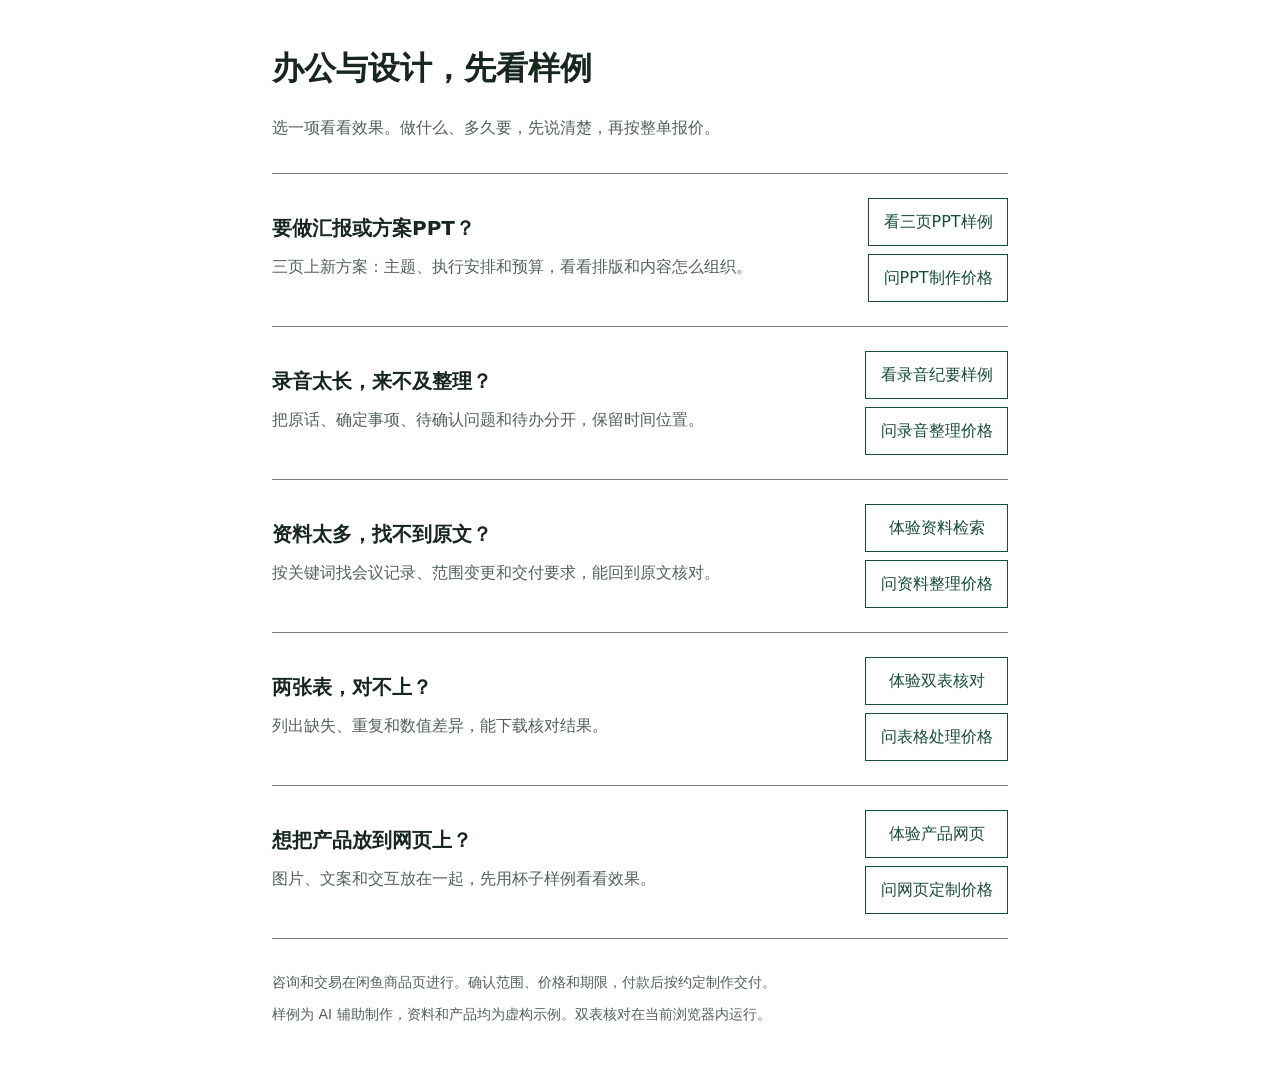
<file: docs/index.html>
<!doctype html>
<html lang="zh-CN">
<head>
  <meta charset="utf-8">
  <meta name="viewport" content="width=device-width,initial-scale=1">
  <meta name="description" content="PPT制作、录音纪要、表格核对、资料检索和产品网页的实际样例。先看效果，再按具体需求确认范围、报价和交付。">
  <title>办公与设计，先看样例</title>
  <style>
    :root{--paper:#fff;--ink:#17271e;--muted:#526258;--line:#718176;--action:#174c37;--text:1rem;--small:.875rem;--heading:2rem;--space:1.5rem}
    *{box-sizing:border-box}body{margin:0;background:var(--paper);color:var(--ink);font:var(--text)/1.7 system-ui,sans-serif}main{max-width:49rem;margin:auto;padding:3rem var(--space)}h1{font-size:var(--heading);line-height:1.3;margin:0 0 var(--space)}h2{font-size:1.25rem;margin:0}p{margin:.5rem 0;color:var(--muted)}.intro{max-width:36rem;margin-bottom:2rem}article{display:grid;grid-template-columns:minmax(0,1fr) auto;gap:var(--space);align-items:center;padding:var(--space) 0;border-top:1px solid var(--line)}.actions{display:flex;flex-direction:column;gap:.5rem}a{display:inline-flex;min-height:3rem;align-items:center;justify-content:center;border:1px solid var(--action);padding:.5rem .9rem;color:var(--action);text-decoration:none;touch-action:manipulation}a:focus-visible{outline:3px solid var(--ink);outline-offset:4px}a:active{background:var(--action);color:var(--paper)}footer{border-top:1px solid var(--line);padding-top:var(--space);font-size:var(--small)}@media(hover:hover){a:hover{background:var(--action);color:var(--paper)}}@media(max-width:35rem){main{padding:2rem var(--space)}article{grid-template-columns:1fr;gap:.5rem}.actions{flex-direction:row;flex-wrap:wrap}a{min-width:9rem;max-width:100%}}
  </style>
</head>
<body>
  <main>
    <h1>办公与设计，先看样例</h1>
    <p class="intro">选一项看看效果。做什么、多久要，先说清楚，再按整单报价。</p>
    <article>
      <div><h2>要做汇报或方案PPT？</h2><p>三页上新方案：主题、执行安排和预算，看看排版和内容怎么组织。</p></div>
      <div class="actions">
        <a href="ppt/">看三页PPT样例</a>
        <a href="https://www.goofish.com/item?id=1094123875713">问PPT制作价格</a>
      </div>
    </article>
    <article>
      <div><h2>录音太长，来不及整理？</h2><p>把原话、确定事项、待确认问题和待办分开，保留时间位置。</p></div>
      <div class="actions">
        <a href="recording/">看录音纪要样例</a>
        <a href="https://www.goofish.com/item?id=1095038094889">问录音整理价格</a>
      </div>
    </article>
    <article>
      <div><h2>资料太多，找不到原文？</h2><p>按关键词找会议记录、范围变更和交付要求，能回到原文核对。</p></div>
      <div class="actions">
        <a href="knowledge/">体验资料检索</a>
        <a href="https://www.goofish.com/item?id=1096932144957">问资料整理价格</a>
      </div>
    </article>
    <article>
      <div><h2>两张表，对不上？</h2><p>列出缺失、重复和数值差异，能下载核对结果。</p></div>
      <div class="actions">
        <a href="compare/">体验双表核对</a>
        <a href="https://www.goofish.com/item?id=1096869184006">问表格处理价格</a>
      </div>
    </article>
    <article>
      <div><h2>想把产品放到网页上？</h2><p>图片、文案和交互放在一起，先用杯子样例看看效果。</p></div>
      <div class="actions">
        <a href="website/">体验产品网页</a>
        <a href="https://www.goofish.com/item?id=1094784066620">问网页定制价格</a>
      </div>
    </article>
    <footer>
      <p>咨询和交易在闲鱼商品页进行。确认范围、价格和期限，付款后按约定制作交付。</p>
      <p>样例为 AI 辅助制作，资料和产品均为虚构示例。双表核对在当前浏览器内运行。</p>
    </footer>
  </main>
</body>
</html>
</file>
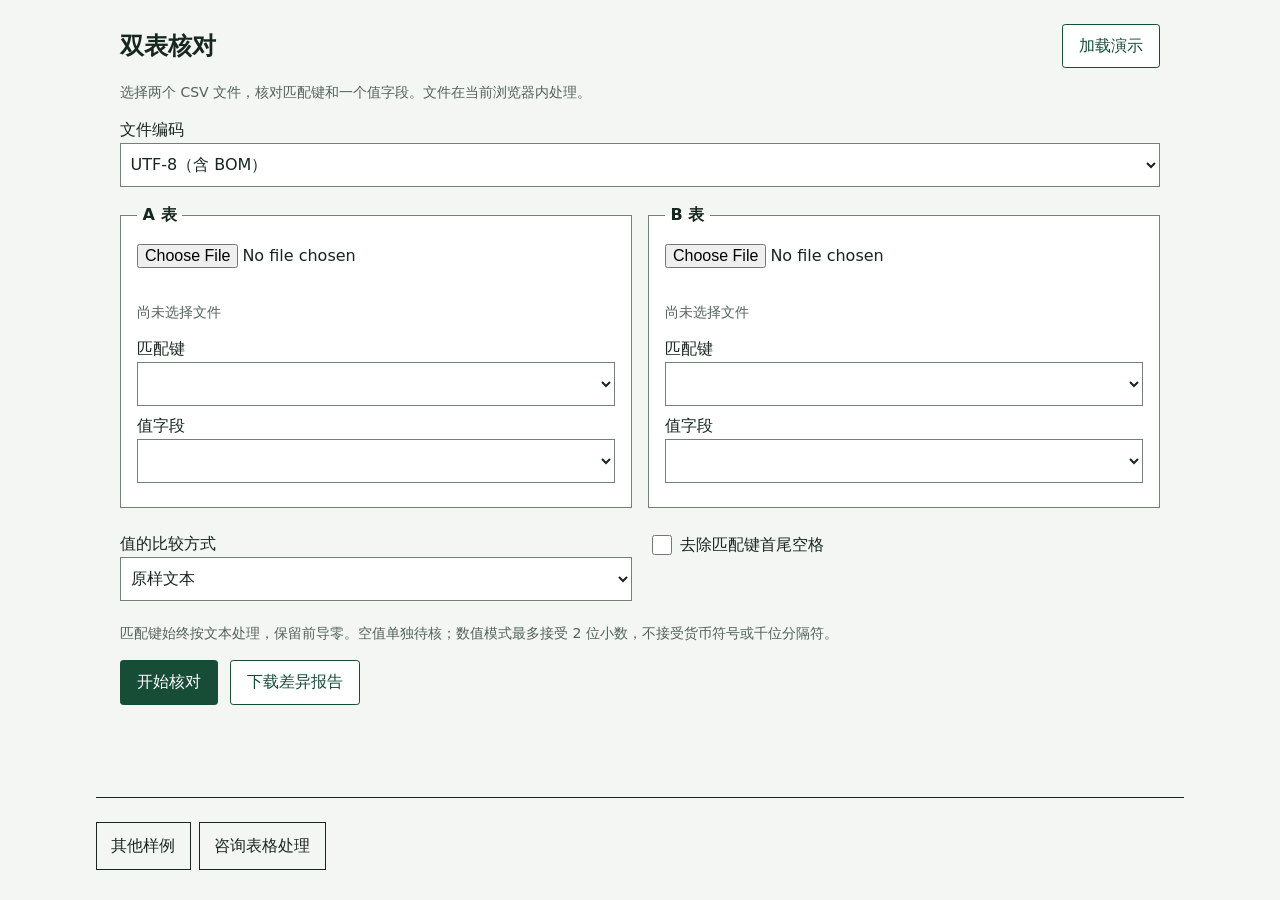
<file: docs/compare/index.html>
<!doctype html>
<html lang="zh-CN">
<meta charset="utf-8">
<meta name="viewport" content="width=device-width,initial-scale=1">
<title>双表核对</title>
<link rel="stylesheet" href="../service-links.css">
<style>
:root{--ink:#17271e;--muted:#526258;--line:#718176;--bg:#f4f6f4;--paper:#fff;--action:#174c37;--bad:#8e2424;--space:1rem;--text:1rem;--small:.875rem;--title:1.5rem}*{box-sizing:border-box}body{margin:0;font:var(--text)/1.55 system-ui,sans-serif;color:var(--ink);background:var(--bg)}main{max-width:68rem;margin:auto;padding:1.5rem}h1{font-size:var(--title);margin:0}h2{font-size:1.15rem;margin:1.5rem 0 .75rem}.top{display:flex;gap:var(--space);align-items:center;justify-content:space-between;flex-wrap:wrap}.muted{color:var(--muted);font-size:var(--small)}.files,.settings{display:grid;grid-template-columns:1fr 1fr;gap:var(--space);margin-top:var(--space)}fieldset{margin:0;border:1px solid var(--line);padding:var(--space);min-width:0;background:var(--paper)}legend{padding:0 .35rem;font-weight:600}label{display:block;margin:.5rem 0}input,select,button{font:inherit;max-width:100%;min-height:2.75rem}input[type=file]{width:100%}select{width:100%;padding:.35rem;border:1px solid var(--line);background:var(--paper);color:var(--ink)}button{border:1px solid var(--action);background:var(--paper);color:var(--action);padding:.55rem 1rem;border-radius:.2rem;touch-action:manipulation}button.primary{background:var(--action);color:var(--paper)}button:active{background:var(--ink);color:var(--paper)}:focus-visible{outline:3px solid var(--ink);outline-offset:3px}input[type=checkbox]{min-height:1.25rem;min-width:1.25rem;vertical-align:middle}.actions{display:flex;gap:.75rem;flex-wrap:wrap;margin-top:var(--space)}#status{min-height:3.25rem;margin:.5rem 0;color:var(--bad);white-space:pre-wrap}.summary{width:100%;border-collapse:collapse;margin:.75rem 0}.summary th,.summary td{padding:.5rem;border-bottom:1px solid var(--line);text-align:left;font-weight:400}.summary th{font-weight:600}.scroll{overflow:auto;max-width:100%;background:var(--paper)}.details{width:100%;min-width:46rem;border-collapse:collapse;font-size:var(--small)}.details th,.details td{text-align:left;vertical-align:top;padding:.6rem;border-bottom:1px solid var(--line);overflow-wrap:anywhere;max-width:18rem;white-space:pre-wrap}.details th{background:var(--bg)}.count{font-variant-numeric:tabular-nums}#result[hidden]{display:none}@media(hover:hover){button:hover{border-color:var(--ink);color:var(--ink)}button.primary:hover{background:var(--ink);color:var(--paper)}}@media(max-width:42rem){main{padding:var(--space)}.files,.settings{grid-template-columns:1fr}.actions button{flex:1;min-height:3rem}.top button{min-height:3rem}}
</style>
<main>
<div class="top"><h1>双表核对</h1><button id="demo">加载演示</button></div>
<p class="muted">选择两个 CSV 文件，核对匹配键和一个值字段。文件在当前浏览器内处理。</p>
<label>文件编码<select id="encoding"><option value="utf-8">UTF-8（含 BOM）</option><option value="gb18030">GB18030／GBK</option></select></label>
<div class="files">
<fieldset><legend>A 表</legend><input id="fileA" aria-label="选择A表" type="file" accept=".csv,text/csv"><p id="infoA" class="muted">尚未选择文件</p><label>匹配键<select id="keyA" aria-label="A表匹配键"></select></label><label>值字段<select id="valueA" aria-label="A表值字段"></select></label></fieldset>
<fieldset><legend>B 表</legend><input id="fileB" aria-label="选择B表" type="file" accept=".csv,text/csv"><p id="infoB" class="muted">尚未选择文件</p><label>匹配键<select id="keyB" aria-label="B表匹配键"></select></label><label>值字段<select id="valueB" aria-label="B表值字段"></select></label></fieldset>
</div>
<div class="settings"><label>值的比较方式<select id="mode"><option value="text">原样文本</option><option value="money">两位小数数值</option></select></label><label><input id="trim" type="checkbox"> 去除匹配键首尾空格</label></div>
<p class="muted">匹配键始终按文本处理，保留前导零。空值单独待核；数值模式最多接受 2 位小数，不接受货币符号或千位分隔符。</p>
<div class="actions"><button class="primary" id="run">开始核对</button><button id="download">下载差异报告</button></div>
<p id="status" role="status" aria-live="polite"></p>
<section id="result" hidden><h2>核对结果</h2><p id="basis" class="muted"></p><table class="summary"><thead><tr><th>结果</th><th>数量</th><th>单位</th></tr></thead><tbody id="summary"></tbody></table><h2>差异明细</h2><p id="preview" class="muted"></p><div class="scroll"><table class="details"><thead><tr><th>分类</th><th>匹配键</th><th>A 表记录</th><th>A 值</th><th>B 表记录</th><th>B 值</th><th>说明</th></tr></thead><tbody id="details"></tbody></table></div></section>
</main>
<nav class="sample-service-links" aria-label="样例与咨询"><a href="../">其他样例</a><a href="https://www.goofish.com/item?id=1096869184006">咨询表格处理</a></nav>
<script>
'use strict';
const $=id=>document.getElementById(id), state={A:null,B:null,result:null};
const LIMIT=10000;
function invalidate(message='输入已改变，请重新核对。'){state.result=null;$('result').hidden=true;$('status').textContent=message;}
function parseCSV(text){
  text=text.replace(/^\uFEFF/,'');let rows=[],row=[],field='',quoted=false,closed=false;
  function cell(){row.push(field);field='';closed=false;}
  function end(){cell();rows.push(row);row=[];}
  for(let i=0;i<text.length;i++){
    const c=text[i];
    if(quoted){if(c==='"'){if(text[i+1]==='"'){field+='"';i++;}else{quoted=false;closed=true;}}else field+=c;continue;}
    if(c==='"'){if(field||closed)throw Error('CSV 引号位置错误。');quoted=true;}
    else if(c===',')cell();
    else if(c==='\r'||c==='\n'){if(c==='\r'&&text[i+1]==='\n')i++;end();}
    else{if(closed)throw Error('CSV 结束引号后存在多余字符。');field+=c;}
  }
  if(quoted)throw Error('CSV 引号未闭合。');
  if(field!==''||row.length||closed)end();
  if(!rows.length)throw Error('文件为空。');
  const header=rows.shift();
  if(header.some(x=>x.trim()==='')||new Set(header).size!==header.length)throw Error('表头含空白或重复列名，请先修正。');
  if(rows.length>LIMIT)throw Error('单表超过 10000 条记录，请先拆分。');
  rows.forEach((r,i)=>{if(r.length!==header.length)throw Error('第 '+(i+1)+' 条数据的列数与表头不一致。');});
  return {header,rows};
}
function selectColumns(side,data){
  for(const type of ['key','value']){const el=$(type+side);el.replaceChildren();for(const name of data.header){const option=document.createElement('option');option.textContent=name;option.value=name;el.append(option);}el.selectedIndex=type==='key'?0:Math.min(1,data.header.length-1);}
  $('info'+side).textContent=data.name+'，'+data.rows.length+' 条记录'+(data.demo?'（虚构演示）':'');
}
async function load(side,file){
  if(!file)return;
  if(state.A?.demo||state.B?.demo){state.A=null;state.B=null;for(const s of ['A','B']){$('info'+s).textContent='尚未选择文件';$('key'+s).replaceChildren();$('value'+s).replaceChildren();}}
  state[side]=null;invalidate('正在读取 '+side+' 表…');
  try{if(file.size>10*1024*1024)throw Error('单个文件不能超过 10 MB。');const buffer=await file.arrayBuffer();const text=new TextDecoder($('encoding').value,{fatal:true}).decode(buffer);const data={...parseCSV(text),name:file.name,demo:false};state[side]=data;selectColumns(side,data);$('status').textContent='文件已读取，选择字段后开始核对。';}
  catch(error){$('info'+side).textContent='文件读取失败';$('key'+side).replaceChildren();$('value'+side).replaceChildren();$('status').textContent=error.message+' 如出现编码错误，请切换编码后重新选择文件。';}
}
function cents(value){if(!/^[+-]?\d+(?:\.\d{1,2})?$/.test(value)||value.length>60)throw Error('数值格式不符');const sign=value.startsWith('-')?-1n:1n;const parts=value.replace(/^[+-]/,'').split('.');return sign*(BigInt(parts[0])*100n+BigInt((parts[1]||'').padEnd(2,'0')));}
function group(data,index,trim){const groups=new Map(),empty=[];data.rows.forEach((values,i)=>{const raw=values[index],key=trim?raw.trim():raw,item={values,record:i+1};if(key==='')empty.push(item);else{if(!groups.has(key))groups.set(key,[]);groups.get(key).push(item);}});return {groups,empty};}
function reconcile(A,B,settings){
  const ka=A.header.indexOf(settings.keyA),kb=B.header.indexOf(settings.keyB),va=A.header.indexOf(settings.valueA),vb=B.header.indexOf(settings.valueB);
  if([ka,kb,va,vb].some(x=>x<0))throw Error('字段不存在，请重新选择。');
  const a=group(A,ka,settings.trim),b=group(B,kb,settings.trim),details=[],stats={same:0,diff:0,onlyA:0,onlyB:0,duplicateKeys:0,duplicateRows:0,emptyA:a.empty.length,emptyB:b.empty.length,pending:0};
  function add(type,key,left,right,note=''){details.push({type,key,a:left?.record??'',av:left?.values[va]??'',b:right?.record??'',bv:right?.values[vb]??'',note});}
  for(const row of a.empty)add('空键','',row,null,'不能自动匹配');
  for(const row of b.empty)add('空键','',null,row,'不能自动匹配');
  for(const key of new Set([...a.groups.keys(),...b.groups.keys()])){
    const left=a.groups.get(key)||[],right=b.groups.get(key)||[];
    if(left.length>1||right.length>1){stats.duplicateKeys++;stats.duplicateRows+=left.length+right.length;for(const row of left)add('重复键',key,row,null,'该键 A 表 '+left.length+' 条、B 表 '+right.length+' 条，不自动配对');for(const row of right)add('重复键',key,null,row,'同键记录需先确认匹配规则');continue;}
    if(!left.length){stats.onlyB++;add('仅 B 有',key,null,right[0]);continue;}
    if(!right.length){stats.onlyA++;add('仅 A 有',key,left[0],null);continue;}
    const av=left[0].values[va],bv=right[0].values[vb];
    if(av===''||bv===''){stats.pending++;add('待核',key,left[0],right[0],'存在空值，不能视为 0 或一致');continue;}
    let same;
    try{same=settings.mode==='money'?cents(av)===cents(bv):av===bv;}
    catch(error){stats.pending++;add('待核',key,left[0],right[0],'数值格式不符，不推测或补写');continue;}
    stats[same?'same':'diff']++;add(same?'一致':'值不同',key,left[0],right[0]);
  }
  const coveredA=details.filter(x=>x.a!=='').length,coveredB=details.filter(x=>x.b!=='').length;
  if(coveredA!==A.rows.length||coveredB!==B.rows.length)throw Error('记录覆盖检查失败，结果不可使用。');
  return {details,stats,coveredA,coveredB,settings,sourceA:A.name,sourceB:B.name,demo:!!(A.demo||B.demo)};
}
function row(cells){const tr=document.createElement('tr');for(const value of cells){const td=document.createElement('td');td.textContent=String(value);tr.append(td);}return tr;}
function render(result){
  const s=result.stats;$('summary').replaceChildren();
  for(const entry of [['一致',s.same,'配对'],['值不同',s.diff,'配对'],['仅 A 有',s.onlyA,'记录'],['仅 B 有',s.onlyB,'记录'],['重复键',s.duplicateKeys,'键'],['重复键涉及',s.duplicateRows,'记录'],['空键 A／B',s.emptyA+'／'+s.emptyB,'记录'],['待核',s.pending,'配对'],['覆盖 A／B',result.coveredA+'／'+result.coveredB,'原表记录']])$('summary').append(row(entry));
  const differences=result.details.filter(x=>x.type!=='一致');$('details').replaceChildren();for(const item of differences.slice(0,100))$('details').append(row([item.type,item.key,item.a,item.av,item.b,item.bv,item.note]));
  $('basis').textContent=(result.demo?'虚构演示。':'')+'A 表 '+result.sourceA+'；B 表 '+result.sourceB+'。键：'+result.settings.keyA+'／'+result.settings.keyB+'；值：'+result.settings.valueA+'／'+result.settings.valueB+'。';
  $('preview').textContent=differences.length?'共 '+differences.length+' 条明细，显示前 '+Math.min(100,differences.length)+' 条。下载包含全部分类及一致项。':'没有差异明细。';
  $('result').hidden=false;
  const unresolved=s.duplicateRows+s.emptyA+s.emptyB+s.pending;
  $('status').textContent=result.coveredA+result.coveredB===0?'两张表均没有数据记录。':unresolved?'已核对全部记录；重复键、空键、空值或格式问题已单列，按明细核实。':'已核对全部记录。';
  $('status').style.color=unresolved?'var(--bad)':'var(--ink)';
}
function settings(){return {keyA:$('keyA').value,keyB:$('keyB').value,valueA:$('valueA').value,valueB:$('valueB').value,mode:$('mode').value,trim:$('trim').checked};}
function csvCell(value){let s=String(value);if(/^[=+\-@\t\r]/.test(s))s="'"+s;return '"'+s.replace(/"/g,'""')+'"';}
$('fileA').addEventListener('change',event=>load('A',event.target.files[0]));$('fileB').addEventListener('change',event=>load('B',event.target.files[0]));
for(const id of ['keyA','keyB','valueA','valueB','mode','trim'])$(id).addEventListener('change',()=>invalidate());
$('encoding').addEventListener('change',()=>{state.A=null;state.B=null;for(const side of ['A','B']){$('file'+side).value='';$('info'+side).textContent='编码已改变，请重新选择文件';$('key'+side).replaceChildren();$('value'+side).replaceChildren();}invalidate('请重新选择两份文件。');});
$('run').addEventListener('click',()=>{invalidate('');try{if(!state.A||!state.B)throw Error('请先选择两份可读取的 CSV 文件。');state.result=reconcile(state.A,state.B,settings());render(state.result);}catch(error){state.result=null;$('status').textContent=error.message;}});
$('download').addEventListener('click',()=>{if(!state.result){$('status').textContent='请先完成当前输入的核对，再下载报告。';return;}const r=state.result;const lines=[['分类','匹配键','A表记录序号','A值','B表记录序号','B值','说明','A表文件','B表文件','A表键字段','B表键字段','A表值字段','B表值字段','比较方式','键去首尾空格','演示数据'],...r.details.map(x=>[x.type,x.key,x.a,x.av,x.b,x.bv,x.note,r.sourceA,r.sourceB,r.settings.keyA,r.settings.keyB,r.settings.valueA,r.settings.valueB,r.settings.mode==='money'?'两位小数数值':'原样文本',r.settings.trim?'是':'否',r.demo?'是':'否'])];const blob=new Blob(['\uFEFF'+lines.map(x=>x.map(csvCell).join(',')).join('\r\n')],{type:'text/csv;charset=utf-8'});const url=URL.createObjectURL(blob),a=document.createElement('a');a.href=url;a.download=r.demo?'虚构演示-双表核对.csv':'双表核对报告.csv';a.click();setTimeout(()=>URL.revokeObjectURL(url),1000);$('status').textContent='已生成 CSV。以 =、+、-、@ 等字符开头的内容按安全文本导出。';});
$('demo').addEventListener('click',()=>{
  state.A={name:'订单表（虚构）',demo:true,...parseCSV('订单号,金额\n001,100\n002,89.90\n003,0\n004,19\n005,12\n005,13\n,1\n006,\n')};
  state.B={name:'收款表（虚构）',demo:true,...parseCSV('订单编号,实收\n001,100.00\n002,79.90\n003,0.00\n007,35\n005,25\n,4\n006,0\n')};
  for(const side of ['A','B']){$('file'+side).value='';selectColumns(side,state[side]);}$('mode').value='money';$('trim').checked=false;invalidate('已载入虚构演示。点击开始核对查看实际结果。');
});
</script>
</html>
</file>
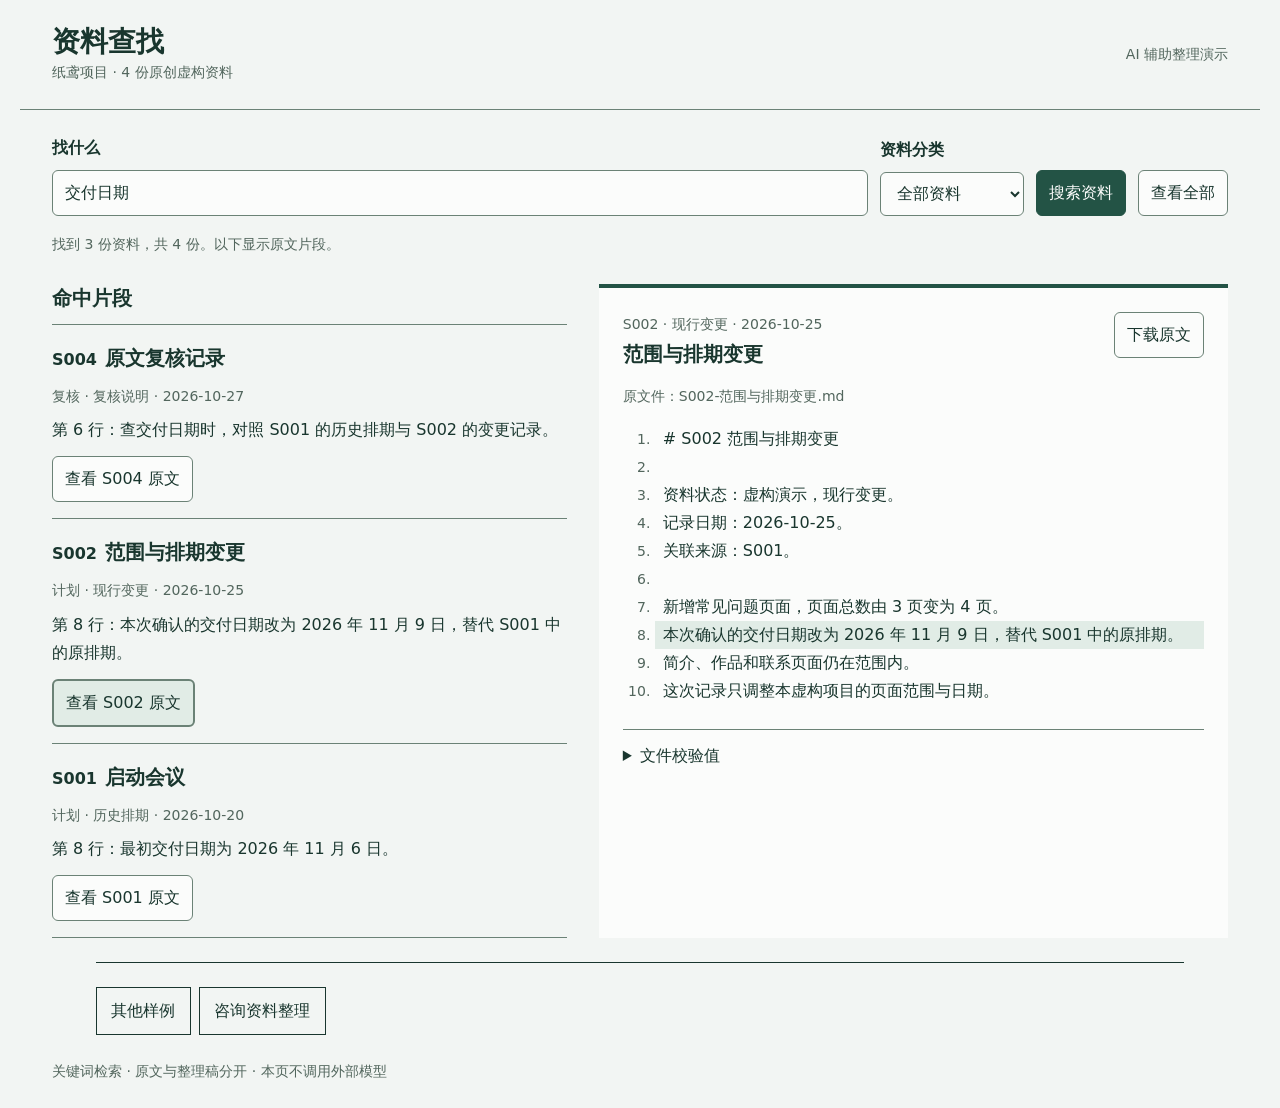
<file: docs/knowledge/index.html>
<!doctype html>
<html lang="zh-CN">
<head>
  <meta charset="utf-8"><meta name="viewport" content="width=device-width,initial-scale=1">
  <title>资料查找 · 虚构演示</title><link rel="stylesheet" href="style.css">
  <link rel="stylesheet" href="../service-links.css">
  <script defer src="data.js"></script><script defer src="app.js"></script>
</head>
<body>
  <header><div><h1>资料查找</h1><p>纸鸢项目 · 4 份原创虚构资料</p></div><span class="scope">AI 辅助整理演示</span></header>
  <main>
    <form id="search-form">
      <div class="query"><label for="query">找什么</label><input id="query" type="search" value="交付日期" placeholder="输入关键词或来源编号" maxlength="80"></div>
      <div class="category"><label for="category">资料分类</label><select id="category"><option value="">全部资料</option><option>计划</option><option>交付</option><option>复核</option></select></div>
      <button class="primary" type="submit">搜索资料</button><button id="reset" type="button">查看全部</button>
    </form>
    <p id="status" class="status" role="status">正在载入资料…</p>
    <div class="workspace">
      <section class="results" aria-label="检索结果"><h2>命中片段</h2><div id="results"></div></section>
      <article id="source" tabindex="-1" aria-label="来源原文"><div class="source-head"><div><p id="source-meta" class="meta"></p><h2 id="source-title">来源原文</h2></div><a id="download" class="button" download>下载原文</a></div><p id="source-file" class="filename"></p><ol id="source-lines"></ol><details><summary>文件校验值</summary><p id="source-hash" class="hash"></p></details></article>
    </div>
    <noscript><p>请开启浏览器 JavaScript，或直接阅读“演示资料”目录中的原文。</p></noscript>
  </main>
  <nav class="sample-service-links" aria-label="样例与咨询"><a href="../">其他样例</a><a href="https://www.goofish.com/item?id=1096932144957">咨询资料整理</a></nav>
  <footer>关键词检索 · 原文与整理稿分开 · 本页不调用外部模型</footer>
</body>
</html>
</file>
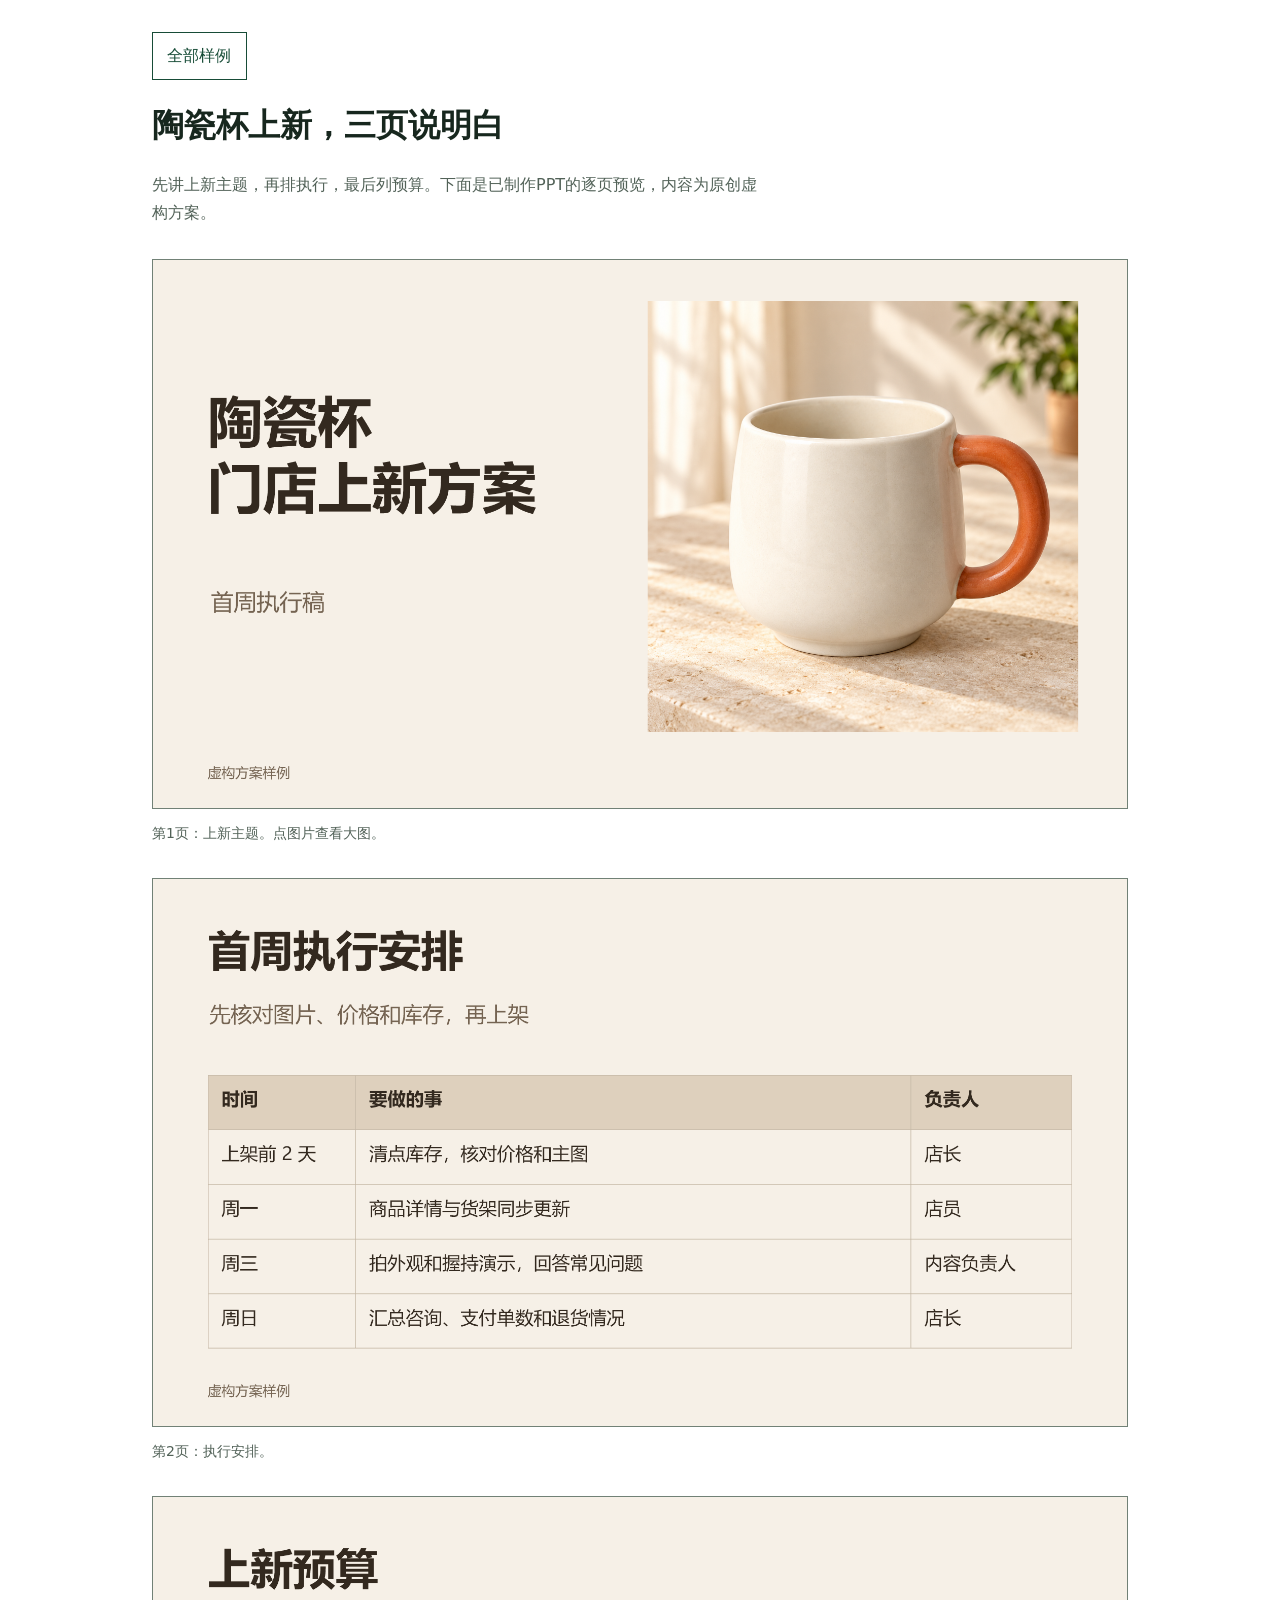
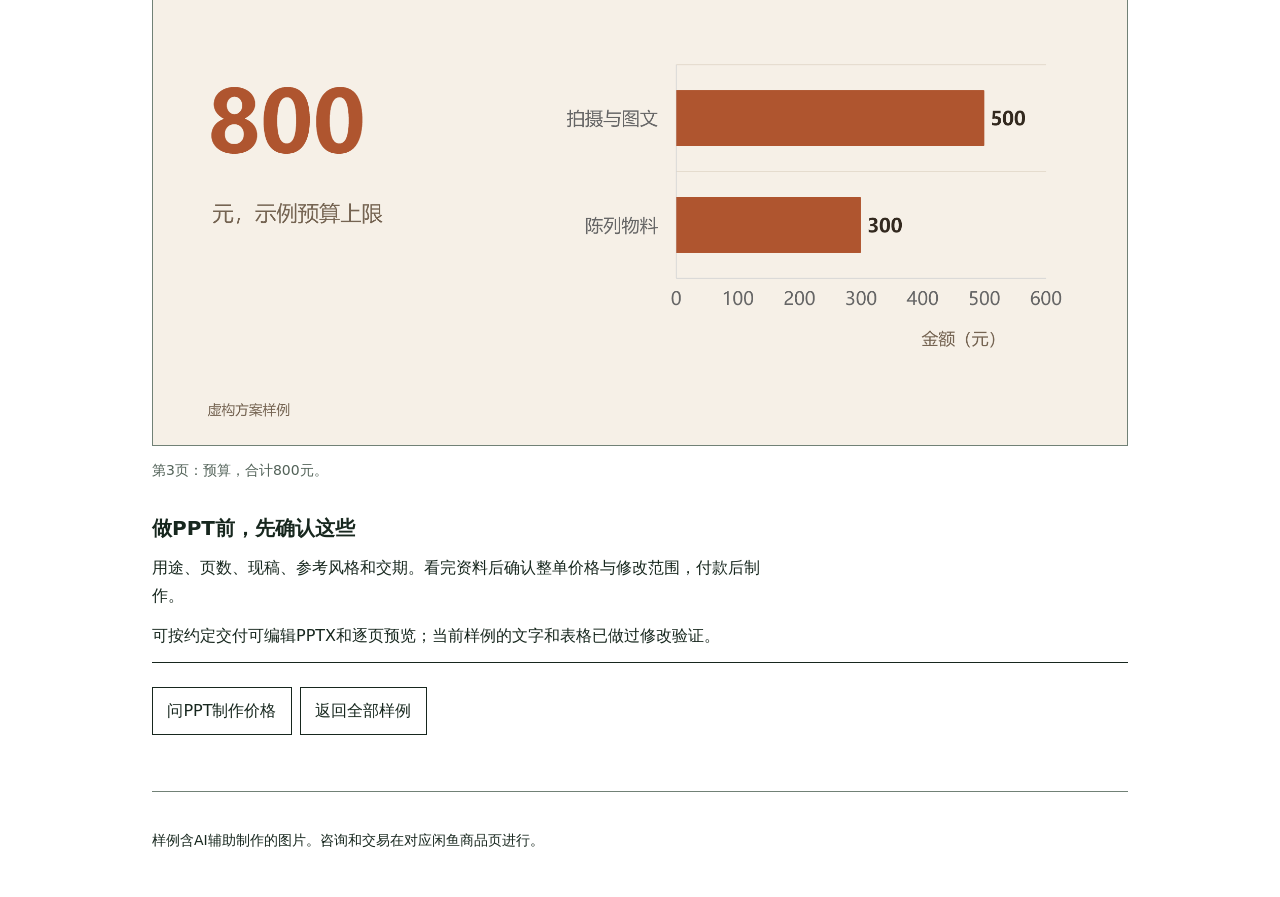
<file: docs/ppt/index.html>
<!doctype html>
<html lang="zh-CN">
<head>
  <meta charset="utf-8">
  <meta name="viewport" content="width=device-width,initial-scale=1">
  <meta name="description" content="陶瓷杯上新方案的三页PPT预览：主题、执行安排和预算。原创虚构样例，按具体页数与内容报价。">
  <title>三页上新方案｜PPT制作样例</title>
  <link rel="stylesheet" href="../sample-detail.css">
  <link rel="stylesheet" href="../service-links.css">
</head>
<body class="sample-detail">
  <main>
    <a class="back-link" href="../">全部样例</a>
    <h1>陶瓷杯上新，三页说明白</h1>
    <p class="intro">先讲上新主题，再排执行，最后列预算。下面是已制作PPT的逐页预览，内容为原创虚构方案。</p>
    <figure>
      <a class="slide-preview" href="assets/slide-1.png" aria-label="查看第1页大图：上新主题">
        <img src="assets/slide-1.png" width="1920" height="1080" alt="陶瓷杯上新主题页，展示产品图片和上新要点">
      </a>
      <figcaption>第1页：上新主题。点图片查看大图。</figcaption>
    </figure>
    <figure>
      <a class="slide-preview" href="assets/slide-2.png" aria-label="查看第2页大图：执行安排">
        <img src="assets/slide-2.png" width="1920" height="1080" loading="lazy" alt="执行安排页，用表格列出商品上架、握持演示和结果汇总的工作安排">
      </a>
      <figcaption>第2页：执行安排。</figcaption>
    </figure>
    <figure>
      <a class="slide-preview" href="assets/slide-3.png" aria-label="查看第3页大图：预算">
        <img src="assets/slide-3.png" width="1920" height="1080" loading="lazy" alt="预算页，总额800元，拍摄与图文500元、陈列物料300元">
      </a>
      <figcaption>第3页：预算，合计800元。</figcaption>
    </figure>
    <section class="copy" aria-labelledby="ppt-request">
      <h2 id="ppt-request">做PPT前，先确认这些</h2>
      <p>用途、页数、现稿、参考风格和交期。看完资料后确认整单价格与修改范围，付款后制作。</p>
      <p>可按约定交付可编辑PPTX和逐页预览；当前样例的文字和表格已做过修改验证。</p>
    </section>
    <nav class="sample-service-links" aria-label="PPT服务与其他样例">
      <a href="https://www.goofish.com/item?id=1094123875713">问PPT制作价格</a>
      <a href="../">返回全部样例</a>
    </nav>
    <footer><p>样例含AI辅助制作的图片。咨询和交易在对应闲鱼商品页进行。</p></footer>
  </main>
</body>
</html>
</file>
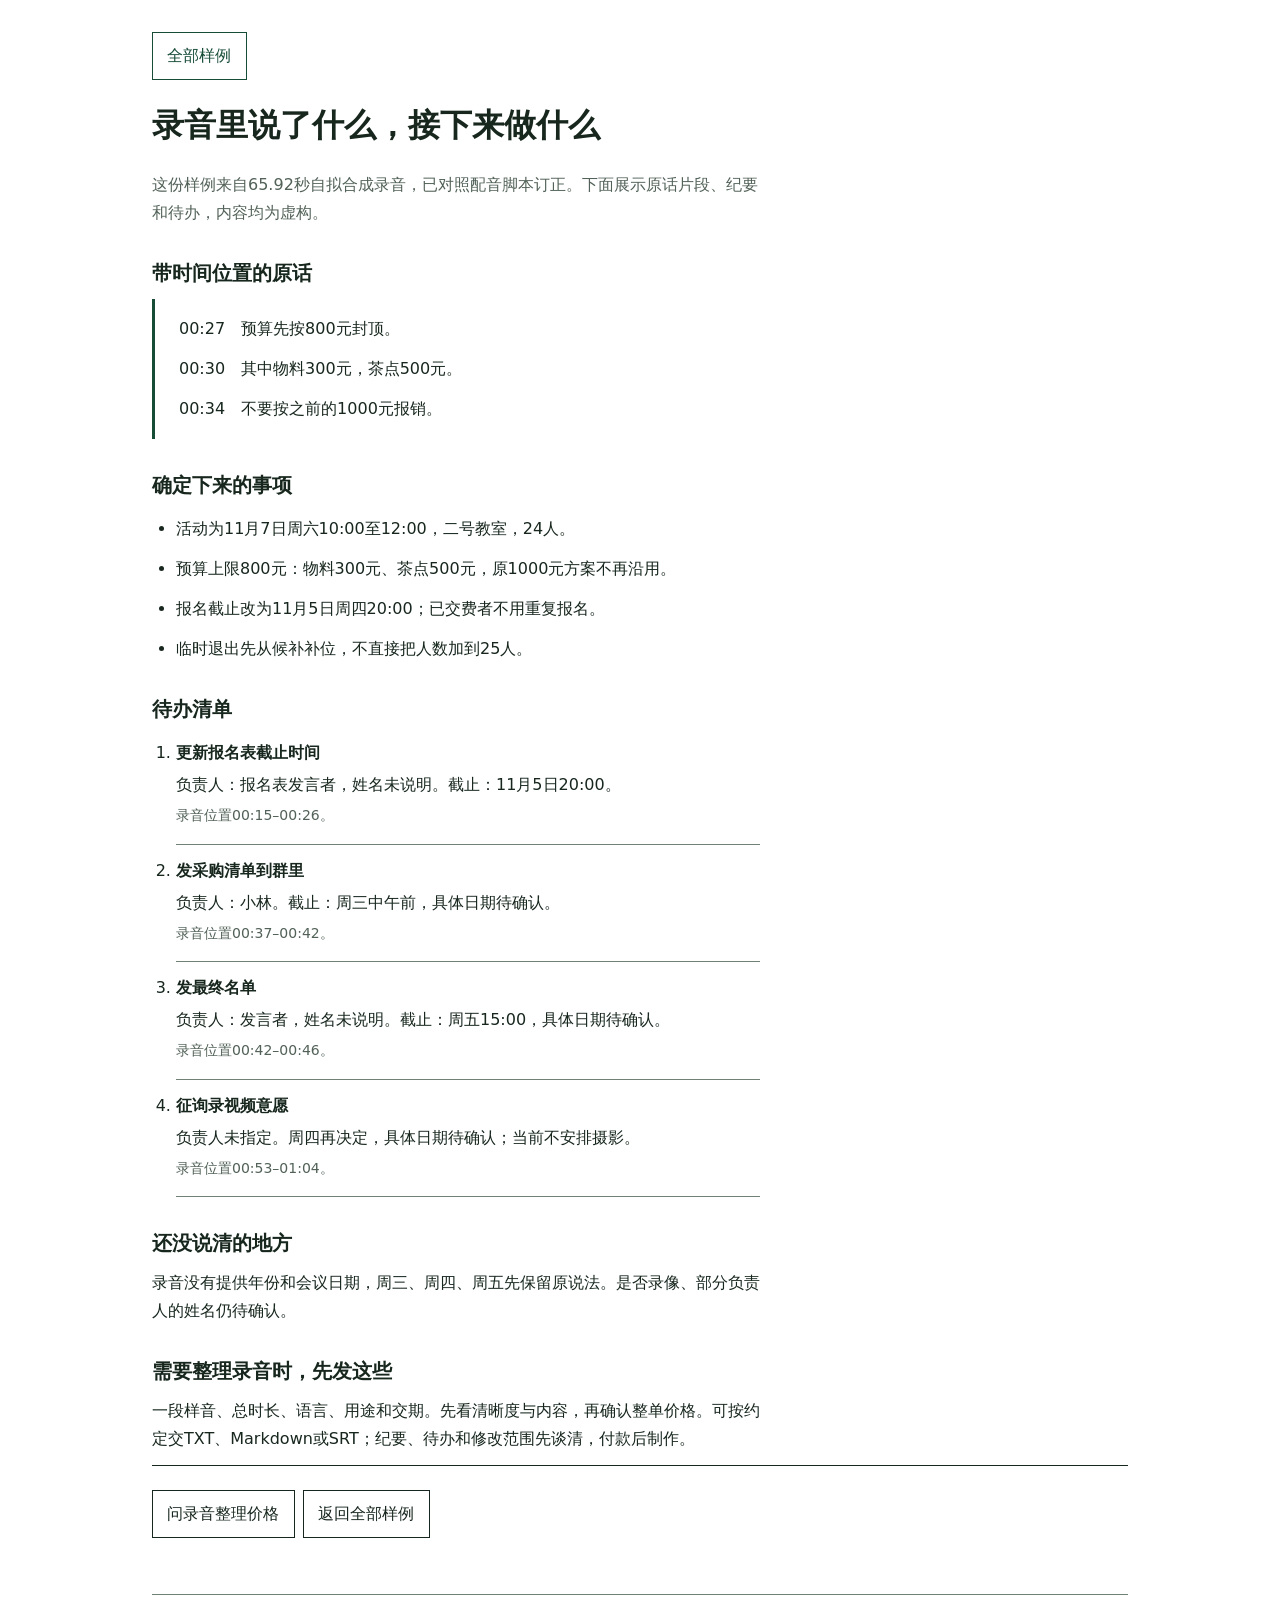
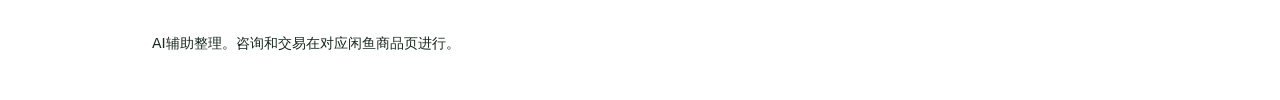
<file: docs/recording/index.html>
<!doctype html>
<html lang="zh-CN">
<head>
  <meta charset="utf-8">
  <meta name="viewport" content="width=device-width,initial-scale=1">
  <meta name="description" content="录音转文字与会议纪要样例：原话时间位置、确定事项、待确认问题和待办清单。">
  <title>从录音到待办清单｜纪要整理样例</title>
  <link rel="stylesheet" href="../sample-detail.css">
  <link rel="stylesheet" href="../service-links.css">
</head>
<body class="sample-detail">
  <main>
    <a class="back-link" href="../">全部样例</a>
    <h1>录音里说了什么，接下来做什么</h1>
    <p class="intro">这份样例来自65.92秒自拟合成录音，已对照配音脚本订正。下面展示原话片段、纪要和待办，内容均为虚构。</p>
    <section class="copy" aria-labelledby="source-fragment">
      <h2 id="source-fragment">带时间位置的原话</h2>
      <blockquote>
        <p>00:27　预算先按800元封顶。</p>
        <p>00:30　其中物料300元，茶点500元。</p>
        <p>00:34　不要按之前的1000元报销。</p>
      </blockquote>
      <h2>确定下来的事项</h2>
      <ul>
        <li>活动为11月7日周六10:00至12:00，二号教室，24人。</li>
        <li>预算上限800元：物料300元、茶点500元，原1000元方案不再沿用。</li>
        <li>报名截止改为11月5日周四20:00；已交费者不用重复报名。</li>
        <li>临时退出先从候补补位，不直接把人数加到25人。</li>
      </ul>
      <h2>待办清单</h2>
      <ol class="task-list">
        <li><strong>更新报名表截止时间</strong><p>负责人：报名表发言者，姓名未说明。截止：11月5日20:00。</p><p class="source-note">录音位置00:15–00:26。</p></li>
        <li><strong>发采购清单到群里</strong><p>负责人：小林。截止：周三中午前，具体日期待确认。</p><p class="source-note">录音位置00:37–00:42。</p></li>
        <li><strong>发最终名单</strong><p>负责人：发言者，姓名未说明。截止：周五15:00，具体日期待确认。</p><p class="source-note">录音位置00:42–00:46。</p></li>
        <li><strong>征询录视频意愿</strong><p>负责人未指定。周四再决定，具体日期待确认；当前不安排摄影。</p><p class="source-note">录音位置00:53–01:04。</p></li>
      </ol>
      <h2>还没说清的地方</h2>
      <p>录音没有提供年份和会议日期，周三、周四、周五先保留原说法。是否录像、部分负责人的姓名仍待确认。</p>
      <h2>需要整理录音时，先发这些</h2>
      <p>一段样音、总时长、语言、用途和交期。先看清晰度与内容，再确认整单价格。可按约定交TXT、Markdown或SRT；纪要、待办和修改范围先谈清，付款后制作。</p>
    </section>
    <nav class="sample-service-links" aria-label="录音整理服务与其他样例">
      <a href="https://www.goofish.com/item?id=1095038094889">问录音整理价格</a>
      <a href="../">返回全部样例</a>
    </nav>
    <footer><p>AI辅助整理。咨询和交易在对应闲鱼商品页进行。</p></footer>
  </main>
</body>
</html>
</file>
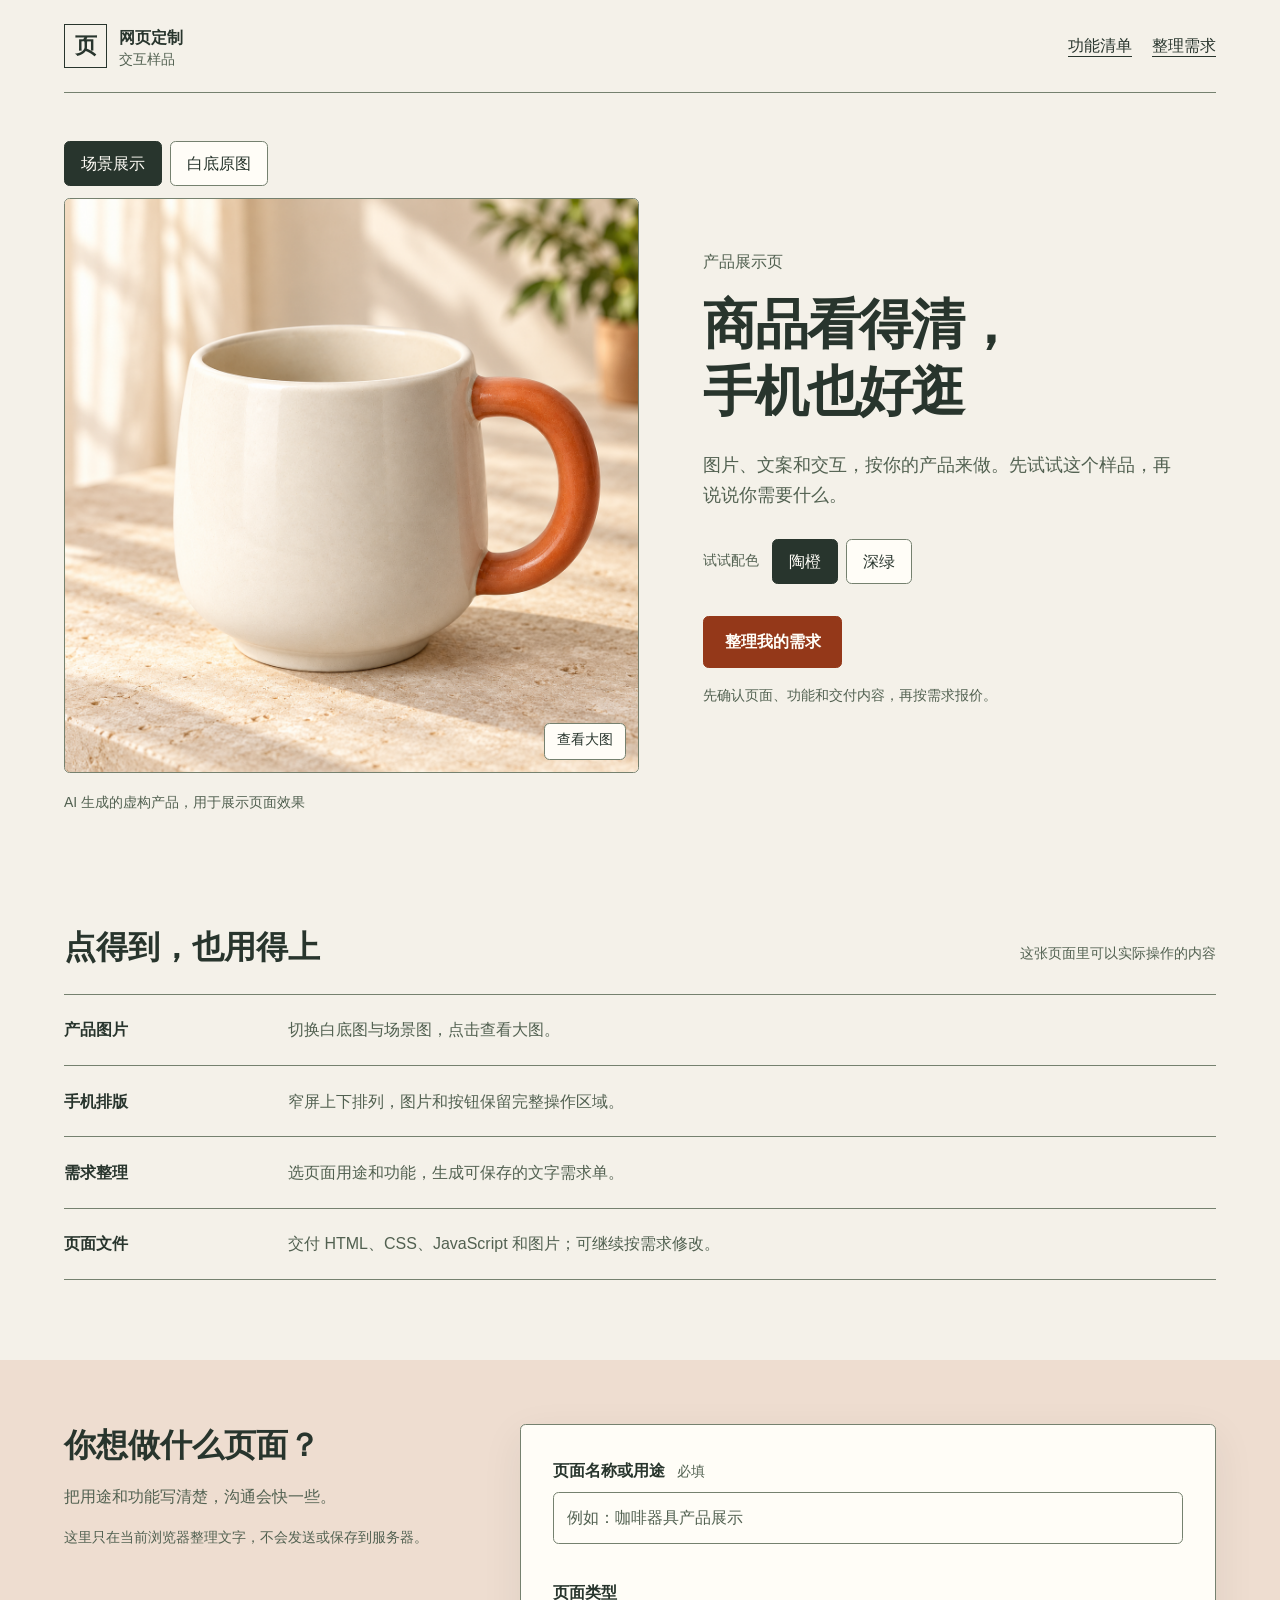
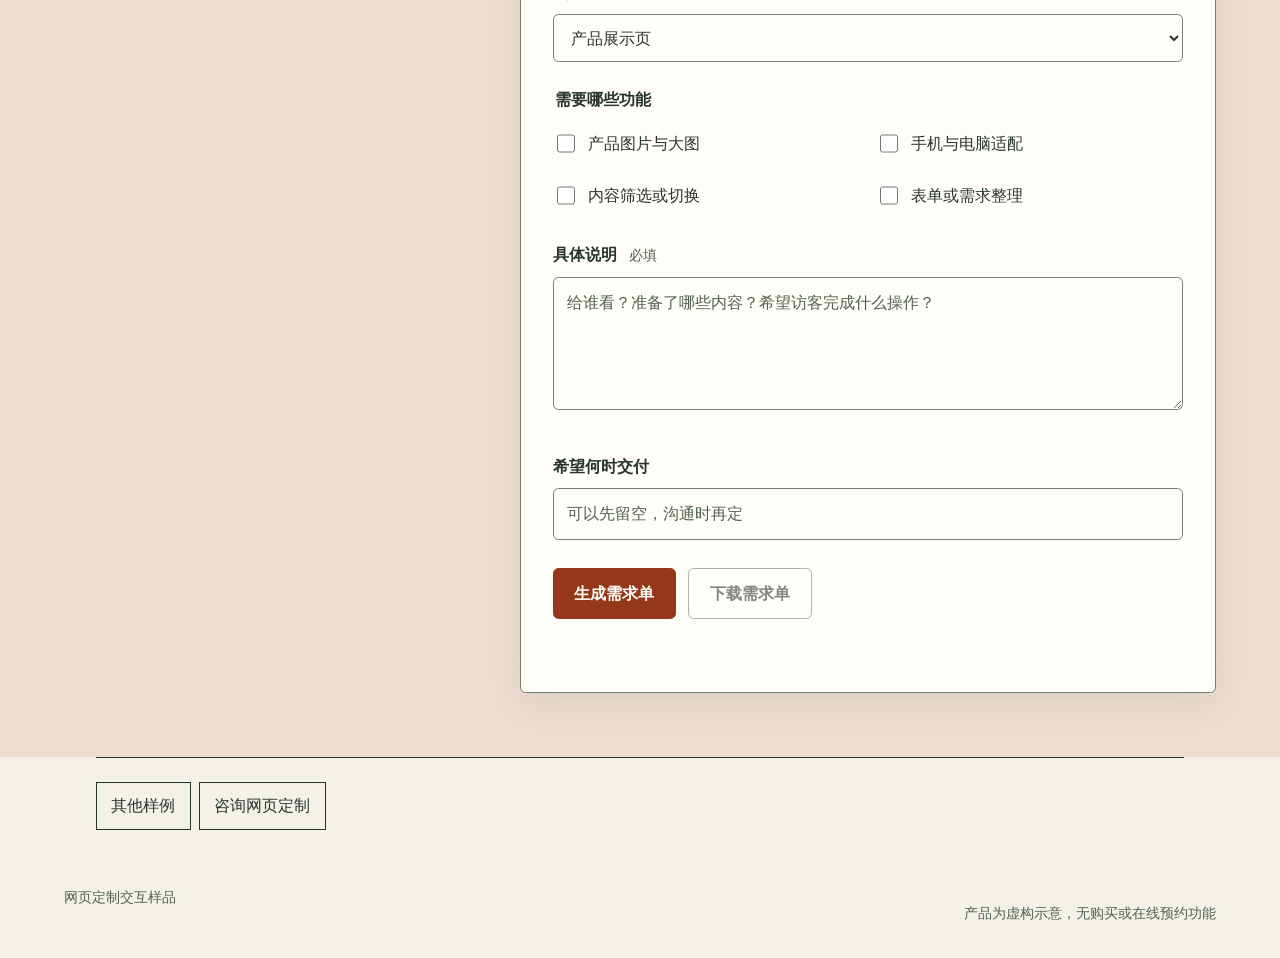
<file: docs/website/index.html>
<!doctype html>
<html lang="zh-CN">
<head>
  <meta charset="utf-8">
  <meta name="viewport" content="width=device-width, initial-scale=1">
  <meta name="description" content="网页定制交互样品：产品图片切换、大图、配色与需求整理。">
  <title>产品展示页 · 网页定制样品</title>
  <link rel="stylesheet" href="styles.css">
  <link rel="stylesheet" href="../service-links.css">
  <script src="app.js" defer></script>
</head>
<body>
  <a class="skip" href="#main">跳到正文</a>
  <header class="site-header wrap">
    <a class="brand" href="#main"><span class="brand-mark" aria-hidden="true">页</span><span>网页定制<span class="brand-note">交互样品</span></span></a>
    <nav aria-label="页面导航"><a href="#features">功能清单</a><a href="#brief">整理需求</a></nav>
  </header>
  <main id="main">
    <section class="hero wrap" aria-labelledby="page-title">
      <div class="gallery">
        <div class="image-tools" role="group" aria-label="产品图片">
          <button type="button" data-image="scene" aria-pressed="true">场景展示</button>
          <button type="button" data-image="plain" aria-pressed="false">白底原图</button>
        </div>
        <button class="image-button" id="open-image" type="button" aria-label="放大当前产品图">
          <img id="product-image" src="assets/scene.png" alt="白色陶瓷杯配橙色杯耳，摆放在日照桌面上" width="1254" height="1254">
          <span>查看大图</span>
        </button>
        <p class="caption">AI 生成的虚构产品，用于展示页面效果</p>
      </div>
      <div class="intro">
        <p class="sample-kind">产品展示页</p>
        <h1 id="page-title">商品看得清，<br>手机也好逛</h1>
        <p class="lead">图片、文案和交互，按你的产品来做。先试试这个样品，再说说你需要什么。</p>
        <div class="theme-choice" role="group" aria-label="页面配色">
          <span>试试配色</span>
          <button type="button" data-theme="clay" aria-pressed="true">陶橙</button>
          <button type="button" data-theme="green" aria-pressed="false">深绿</button>
        </div>
        <a class="primary" href="#brief">整理我的需求</a>
        <p class="intro-note">先确认页面、功能和交付内容，再按需求报价。</p>
      </div>
    </section>
    <section class="features wrap section" id="features" aria-labelledby="features-title">
      <div class="section-heading"><h2 id="features-title">点得到，也用得上</h2><p>这张页面里可以实际操作的内容</p></div>
      <dl class="feature-list">
        <div><dt>产品图片</dt><dd>切换白底图与场景图，点击查看大图。</dd></div>
        <div><dt>手机排版</dt><dd>窄屏上下排列，图片和按钮保留完整操作区域。</dd></div>
        <div><dt>需求整理</dt><dd>选页面用途和功能，生成可保存的文字需求单。</dd></div>
        <div><dt>页面文件</dt><dd>交付 HTML、CSS、JavaScript 和图片；可继续按需求修改。</dd></div>
      </dl>
    </section>
    <section class="brief-section section" id="brief" aria-labelledby="brief-title">
      <div class="wrap brief-grid">
        <div class="brief-intro"><h2 id="brief-title">你想做什么页面？</h2><p>把用途和功能写清楚，沟通会快一些。</p><p class="small">这里只在当前浏览器整理文字，不会发送或保存到服务器。</p></div>
        <div class="brief-panel">
          <form id="brief-form" novalidate>
            <label for="project">页面名称或用途 <span class="required">必填</span></label>
            <input id="project" name="project" maxlength="80" autocomplete="off" placeholder="例如：咖啡器具产品展示" aria-describedby="project-error" required>
            <p class="field-error" id="project-error"></p>
            <label for="page-type">页面类型</label>
            <select id="page-type" name="page-type"><option>产品展示页</option><option>活动介绍页</option><option>作品展示页</option><option>现有页面修改</option><option>其他，按说明评估</option></select>
            <fieldset><legend>需要哪些功能</legend><div class="check-grid">
              <label><input type="checkbox" name="feature" value="产品图片与大图">产品图片与大图</label>
              <label><input type="checkbox" name="feature" value="手机与电脑适配">手机与电脑适配</label>
              <label><input type="checkbox" name="feature" value="内容筛选或切换">内容筛选或切换</label>
              <label><input type="checkbox" name="feature" value="表单或需求整理">表单或需求整理</label>
            </div></fieldset>
            <label for="requirements">具体说明 <span class="required">必填</span></label>
            <textarea id="requirements" name="requirements" rows="4" minlength="10" maxlength="1500" placeholder="给谁看？准备了哪些内容？希望访客完成什么操作？" aria-describedby="requirements-error" required></textarea>
            <p class="field-error" id="requirements-error"></p>
            <label for="delivery">希望何时交付</label>
            <input id="delivery" name="delivery" maxlength="80" placeholder="可以先留空，沟通时再定">
            <div class="form-actions"><button class="primary" type="submit">生成需求单</button><button class="secondary" id="download-brief" type="button" disabled>下载需求单</button></div>
            <p class="status" id="brief-status" role="status" aria-live="polite"></p>
          </form>
          <section id="brief-result" hidden aria-labelledby="result-title"><h3 id="result-title">需求单</h3><pre id="brief-text"></pre></section>
        </div>
      </div>
    </section>
  </main>
  <nav class="sample-service-links" aria-label="样例与咨询"><a href="../">其他样例</a><a href="https://www.goofish.com/item?id=1094784066620">咨询网页定制</a></nav>
  <footer class="site-footer wrap"><p>网页定制交互样品</p><p>产品为虚构示意，无购买或在线预约功能</p></footer>
  <dialog id="image-dialog" aria-labelledby="image-title">
    <div class="dialog-header"><h2 id="image-title">产品图</h2><button class="secondary" id="close-image" type="button">关闭大图</button></div>
    <img id="large-image" src="assets/scene.png" alt="白色陶瓷杯配橙色杯耳的场景示意" width="1254" height="1254">
  </dialog>
</body>
</html>
</file>
<file: docs/service-links.css>
.sample-service-links {
  --service-font: 1rem;
  --service-space: 1.5rem;
  --service-gap: .5rem;
  display: flex;
  flex-wrap: wrap;
  gap: var(--service-gap);
  width: calc(100% - 3rem);
  max-width: 68rem;
  margin: 0 auto;
  padding: var(--service-space) 0;
  border-top: 1px solid currentColor;
  color: inherit;
}
.sample-service-links a {
  display: inline-flex;
  align-items: center;
  justify-content: center;
  min-height: 3rem;
  padding: .5rem .9rem;
  border: 1px solid currentColor;
  color: inherit;
  font-size: var(--service-font);
  line-height: 1.5;
  text-decoration: none;
  touch-action: manipulation;
}
.sample-service-links a:focus-visible {
  outline: 3px solid currentColor;
  outline-offset: 3px;
}
.sample-service-links a:active {
  outline: 2px solid currentColor;
  outline-offset: 1px;
}
@media (hover: hover) {
  .sample-service-links a:hover { text-decoration: underline; }
}
</file>
<file: docs/knowledge/style.css>
:root{--canvas:#f2f5f3;--surface:#fbfcfb;--text:#19362e;--muted:#52665d;--action:#235345;--selected:#e1ece6;--border:#6b8276;--focus:#28674e;--fs:.875rem;--body:1rem;--title:1.75rem;--heading:1.25rem;--s1:.25rem;--s2:.5rem;--s3:.75rem;--s4:1rem;--s6:1.5rem;--s8:2rem;--radius:6px}
*{box-sizing:border-box}html{font-size:100%;color-scheme:light}body{margin:0;background:var(--canvas);color:var(--text);font-family:system-ui,-apple-system,"Segoe UI","Microsoft YaHei UI","Microsoft YaHei",sans-serif;font-size:var(--body);line-height:1.75}header,main,footer{max-width:1240px;margin:auto}header{display:flex;align-items:center;justify-content:space-between;gap:var(--s4);padding:var(--s6) var(--s8);border-bottom:1px solid var(--border)}h1{font-size:var(--title);line-height:1.3;margin:0}h2{font-size:var(--heading);line-height:1.4;margin:0 0 var(--s4)}p{margin:0}header p,.scope,.meta,.filename,footer{color:var(--muted);font-size:var(--fs)}main{padding:var(--s6) var(--s8)}form{display:flex;gap:var(--s3);align-items:end;flex-wrap:wrap}.query{flex:1;min-width:180px}.category{width:144px}label{display:block;font-weight:700;margin-bottom:var(--s2)}input,select,button,.button{font:inherit;color:var(--text);min-height:44px;border:1px solid var(--border);border-radius:var(--radius);background:var(--surface);padding:var(--s2) var(--s3)}input,select{width:100%}input::placeholder{color:var(--muted)}button,.button{cursor:pointer;touch-action:manipulation;display:inline-flex;align-items:center;justify-content:center;text-decoration:none;white-space:nowrap}.primary{background:var(--action);color:var(--surface);border-color:var(--action)}:focus-visible{outline:3px solid var(--focus);outline-offset:3px}button:active,.button:active{background:var(--selected);color:var(--text)}.status{min-height:36px;margin:var(--s4) 0;color:var(--muted);font-size:var(--fs)}.workspace{display:grid;grid-template-columns:minmax(0, .9fr) minmax(0,1.1fr);gap:var(--s8)}.results>h2{padding-bottom:var(--s3);border-bottom:1px solid var(--border)}.result{padding:var(--s4) 0;border-bottom:1px solid var(--border)}.result:first-child{padding-top:0}.result-head{display:flex;align-items:baseline;gap:var(--s2);flex-wrap:wrap}.result h3{font-size:var(--heading);margin:0}.source-id{font-variant-numeric:tabular-nums;font-weight:700}.result p{margin:var(--s2) 0 var(--s3)}.result .meta{margin:var(--s2) 0}.result button[aria-pressed=true]{background:var(--selected);border-width:2px}article{min-width:0;background:var(--surface);padding:var(--s6);border-top:4px solid var(--action)}.source-head{display:flex;gap:var(--s3);align-items:start;justify-content:space-between}.source-head h2{margin:var(--s1) 0 0}.filename{overflow-wrap:anywhere;margin:var(--s4) 0}ol{margin:var(--s4) 0;padding-left:var(--s8)}li{white-space:pre-wrap;overflow-wrap:anywhere;padding-left:var(--s2);min-height:1.75em}li::marker{font-size:var(--fs);color:var(--muted);font-variant-numeric:tabular-nums}li.hit{background:var(--selected)}details{border-top:1px solid var(--border);margin-top:var(--s6);padding-top:var(--s3)}summary{cursor:pointer;min-height:44px;display:list-item}.hash{font-size:var(--fs);overflow-wrap:anywhere}footer{padding:0 var(--s8) var(--s6)}@media(hover:hover){button:hover,.button:hover{background:var(--selected);color:var(--text)}summary:hover{text-decoration:underline}}@media(max-width:760px){header,main{padding:var(--s4)}header{align-items:start}.scope{max-width:7em;text-align:right}.workspace{grid-template-columns:1fr;gap:var(--s6)}.query{flex-basis:100%}.category{flex:1;min-width:120px}article{padding:var(--s4)}.source-head{flex-wrap:wrap}footer{padding:0 var(--s4) var(--s6)}}
</file>
<file: docs/sample-detail.css>
:root {
  --paper: #fff;
  --ink: #17271e;
  --muted: #526258;
  --line: #718176;
  --action: #174c37;
  --text: 1rem;
  --small: .875rem;
  --heading: 2rem;
  --subheading: 1.25rem;
  --space: 1.5rem;
  --gap: .75rem;
}
* { box-sizing: border-box; }
body { margin: 0; background: var(--paper); color: var(--ink); font: var(--text)/1.75 system-ui, sans-serif; }
main { max-width: 64rem; margin: 0 auto; padding: 2rem var(--space); }
h1 { max-width: 28rem; margin: 0 0 var(--space); font-size: var(--heading); line-height: 1.35; text-wrap: balance; }
h2 { margin: 2rem 0 var(--gap); font-size: var(--subheading); line-height: 1.4; }
p { margin: var(--gap) 0; }
.intro, .copy { max-width: 38rem; }
.intro, figcaption, .source-note { color: var(--muted); }
figure { margin: 2rem 0; }
.slide-preview { display: block; border: 1px solid var(--line); }
.slide-preview img { display: block; width: 100%; height: auto; }
.slide-preview:focus-visible, .back-link:focus-visible { outline: 3px solid var(--ink); outline-offset: 4px; }
.back-link { display: inline-flex; min-height: 3rem; align-items: center; margin-bottom: var(--space); padding: .5rem .9rem; border: 1px solid var(--action); color: var(--action); text-decoration: none; }
.sample-detail .sample-service-links { width: 100%; max-width: none; }
.back-link:active { background: var(--action); color: var(--paper); }
figcaption { margin-top: var(--gap); font-size: var(--small); }
blockquote { margin: 0; padding: .25rem 0 .25rem var(--space); border-left: 3px solid var(--action); }
ul, ol { padding-left: var(--space); }
li { margin: var(--gap) 0; }
.task-list > li { padding-bottom: var(--gap); border-bottom: 1px solid var(--line); }
.task-list p { margin: .25rem 0; }
.source-note { font-size: var(--small); }
footer { margin-top: 2rem; padding-top: var(--space); border-top: 1px solid var(--line); font-size: var(--small); }
@media (hover: hover) { .back-link:hover { background: var(--action); color: var(--paper); } }
</file>
<file: docs/website/styles.css>
:root{--paper:#f4f1e9;--panel:#fffdf7;--ink:#28352d;--muted:#526151;--accent:#943819;--accent-hover:#742a12;--tint:#eeddd0;--line:#75816f;--focus:#235b45;--error:#a12c21;--fs-body:1rem;--fs-small:.875rem;--fs-h1:clamp(2.3rem,4.2vw,3.8rem);--fs-h2:clamp(1.55rem,2.5vw,2.1rem);--gap:1.5rem;--radius:.35rem;--shadow:0 .8rem 2.5rem #28352d14}
*{box-sizing:border-box}html{font-size:100%;scroll-padding-top:1rem}body{margin:0;background:var(--paper);color:var(--ink);font:var(--fs-body)/1.7 "Microsoft YaHei","PingFang SC","Noto Sans CJK SC",sans-serif}body[data-theme="green"]{--paper:#edf3ed;--panel:#f9fcf7;--accent:#245640;--accent-hover:#173c2c;--tint:#d9e6d8;--ink:#233a2b;--muted:#4a604c;--line:#718270;--focus:#943819}button,input,select,textarea{font:inherit}button,a,input,select,textarea{touch-action:manipulation;-webkit-tap-highlight-color:var(--tint)}a{color:inherit}button{cursor:pointer}button:disabled{cursor:not-allowed;opacity:.58}button:active,.primary:active{filter:brightness(.88)}:focus-visible{outline:3px solid var(--focus);outline-offset:4px}button:focus-visible{outline-offset:3px}img{max-width:100%;height:auto;display:block}h1,h2,h3,p{margin:0}h1{font-size:var(--fs-h1);line-height:1.25;letter-spacing:-.035em;font-weight:700}h2{font-size:var(--fs-h2);line-height:1.35}h3{font-size:1.125rem}p+p{margin-top:1rem}.wrap{width:min(72rem,calc(100% - 4rem));margin-inline:auto}.skip{position:absolute;left:1rem;top:-5rem;background:var(--panel);padding:.8rem;z-index:4}.skip:focus{top:1rem}.site-header{display:flex;align-items:center;justify-content:space-between;gap:1.5rem;padding-block:1.5rem;border-bottom:1px solid var(--line)}.brand{display:flex;align-items:center;gap:.75rem;text-decoration:none;font-weight:700}.brand-mark{width:2.7rem;height:2.7rem;display:grid;place-items:center;border:1.5px solid var(--ink);font-size:1.35rem}.brand-note{display:block;font-size:var(--fs-small);font-weight:400;color:var(--muted);line-height:1.2}.site-header nav{display:flex;gap:1.25rem}.site-header nav a{display:flex;align-items:center;min-height:2.75rem;text-underline-offset:.3rem}.hero{display:grid;grid-template-columns:1.12fr 1fr;gap:clamp(2rem,5vw,5rem);padding-block:3rem 4rem;align-items:center}.gallery{min-width:0}.image-tools{display:flex;gap:.5rem;margin-bottom:.75rem}.image-tools button,.theme-choice button{min-height:2.75rem;padding:.5rem 1rem;border:1px solid var(--line);color:var(--ink);background:var(--panel);border-radius:var(--radius)}button[aria-pressed="true"]{background:var(--ink);border-color:var(--ink);color:var(--panel)}.image-button{position:relative;width:100%;padding:0;border:1px solid var(--line);background:var(--panel);border-radius:var(--radius);overflow:hidden}.image-button img{width:100%;aspect-ratio:1;object-fit:cover}.image-button span{position:absolute;right:.75rem;bottom:.75rem;min-height:2.3rem;padding:.25rem .75rem;background:var(--panel);color:var(--ink);border:1px solid var(--line);border-radius:var(--radius);font-size:var(--fs-small)}.caption{font-size:var(--fs-small);color:var(--muted);margin-top:.65rem}.sample-kind{color:var(--muted);margin-bottom:1rem}.lead{max-width:30rem;font-size:1.125rem;margin-top:1.5rem;color:var(--muted)}.theme-choice{display:flex;align-items:center;gap:.55rem;flex-wrap:wrap;margin-block:1.75rem 2rem}.theme-choice>span{margin-right:.25rem;font-size:var(--fs-small);color:var(--muted)}.primary,.secondary{display:inline-flex;align-items:center;justify-content:center;min-height:3rem;padding:.7rem 1.3rem;border:1px solid var(--accent);border-radius:var(--radius);font-weight:700;text-decoration:none}.primary{background:var(--accent);color:var(--panel)}.secondary{background:var(--panel);color:var(--ink);border-color:var(--line)}.intro-note{font-size:var(--fs-small);color:var(--muted);margin-top:1rem}.section{padding-block:3rem}.section-heading{display:flex;align-items:baseline;justify-content:space-between;gap:1.5rem;margin-bottom:1.5rem}.section-heading p{color:var(--muted);font-size:var(--fs-small)}.feature-list{margin:0}.feature-list>div{display:grid;grid-template-columns:12rem 1fr;gap:2rem;padding:1.35rem 0;border-top:1px solid var(--line)}.feature-list>div:last-child{border-bottom:1px solid var(--line)}dt{font-weight:700}dd{margin:0;color:var(--muted)}.brief-section{background:var(--tint);margin-top:2rem;padding-block:4rem}.brief-grid{display:grid;grid-template-columns:.72fr 1.28fr;gap:clamp(2rem,5vw,5rem)}.brief-intro p{color:var(--muted);margin-top:1rem;max-width:24rem}.small{font-size:var(--fs-small)}.brief-panel{min-width:0;background:var(--panel);padding:2rem;border:1px solid var(--line);border-radius:var(--radius);box-shadow:var(--shadow)}form>label{display:block;font-weight:700;margin-bottom:.5rem}input:not([type="checkbox"]),select,textarea{width:100%;min-height:3rem;padding:.7rem .85rem;background:var(--panel);color:var(--ink);border:1px solid var(--line);border-radius:var(--radius)}input::placeholder,textarea::placeholder{color:var(--muted);opacity:1}textarea{resize:vertical;min-height:8rem}select{margin-bottom:1.5rem}fieldset{margin:0 0 1.5rem;padding:0;border:0}legend{font-weight:700;margin-bottom:.5rem}.check-grid{display:grid;grid-template-columns:1fr 1fr;gap:.5rem 1rem}.check-grid label{display:flex;align-items:center;gap:.6rem;min-height:2.75rem;cursor:pointer}.check-grid input{width:1.15rem;height:1.15rem;accent-color:var(--accent);flex-shrink:0}.required{font-size:var(--fs-small);font-weight:400;color:var(--muted);margin-left:.5rem}.field-error{min-height:1.6rem;color:var(--error);font-size:var(--fs-small);margin-bottom:.6rem}.form-actions{display:flex;flex-wrap:wrap;gap:.75rem;margin-top:1.75rem}.status{min-height:1.8rem;margin-top:.75rem;font-size:var(--fs-small);color:var(--muted)}[aria-invalid="true"]{border:2px solid var(--error)}#brief-result{margin-top:1.5rem;border-top:1px solid var(--line);padding-top:1.5rem}pre{white-space:pre-wrap;overflow-wrap:anywhere;font:inherit;line-height:1.8}.site-footer{display:flex;justify-content:space-between;gap:1.5rem;padding-block:2rem;color:var(--muted);font-size:var(--fs-small)}dialog{width:min(90vw,50rem);max-height:90dvh;padding:1.25rem;background:var(--panel);color:var(--ink);border:1px solid var(--line);border-radius:var(--radius);overscroll-behavior:contain}dialog::backdrop{background:#203126b8}.dialog-header{display:flex;align-items:center;justify-content:space-between;gap:1rem;margin-bottom:1rem}.dialog-header h2{font-size:1.2rem}dialog img{width:100%;height:auto}body:has(dialog[open]){overflow:hidden}
@media(hover:hover){.primary:hover{background:var(--accent-hover)}.secondary:hover,.image-tools button:hover,.theme-choice button:hover{border-color:var(--ink);box-shadow:inset 0 0 0 1px var(--ink)}.site-header a:hover{text-decoration-thickness:2px}.image-button:hover span{text-decoration:underline}}
@media(max-width:760px){.wrap{width:calc(100% - 2rem)}.site-header{align-items:flex-start;padding-block:1rem;gap:1rem}.site-header nav{gap:.5rem;flex-wrap:wrap;justify-content:flex-end;font-size:var(--fs-small)}.site-header nav a{padding-inline:.3rem}.hero{grid-template-columns:1fr;padding-block:1.5rem 2.5rem;gap:2rem}.gallery{max-width:36rem;width:100%;margin:auto}.intro{padding-bottom:.5rem}.lead{max-width:none}.theme-choice{margin-block:1.25rem 1.5rem}.section{padding-block:2rem}.section-heading{display:block}.section-heading p{margin-top:.75rem}.feature-list>div{grid-template-columns:1fr;gap:.35rem;padding-block:1rem}.brief-grid{grid-template-columns:1fr;gap:1.5rem}.brief-section{margin-top:1rem;padding-block:2.5rem}.brief-panel{padding:1.2rem}.check-grid{grid-template-columns:1fr}.site-footer{display:block}.site-footer p+p{margin-top:.5rem}.dialog-header .secondary{padding-inline:.75rem}dialog{width:calc(100vw - 1rem);padding:.75rem}}
@media(max-width:360px){.site-header{flex-wrap:wrap}.site-header nav{justify-content:flex-start;gap:1rem}.image-tools button{flex:1;padding-inline:.5rem}.form-actions>*{width:100%}}
@media(max-width:760px){.intro{order:-1;padding-bottom:0}}
</file>
